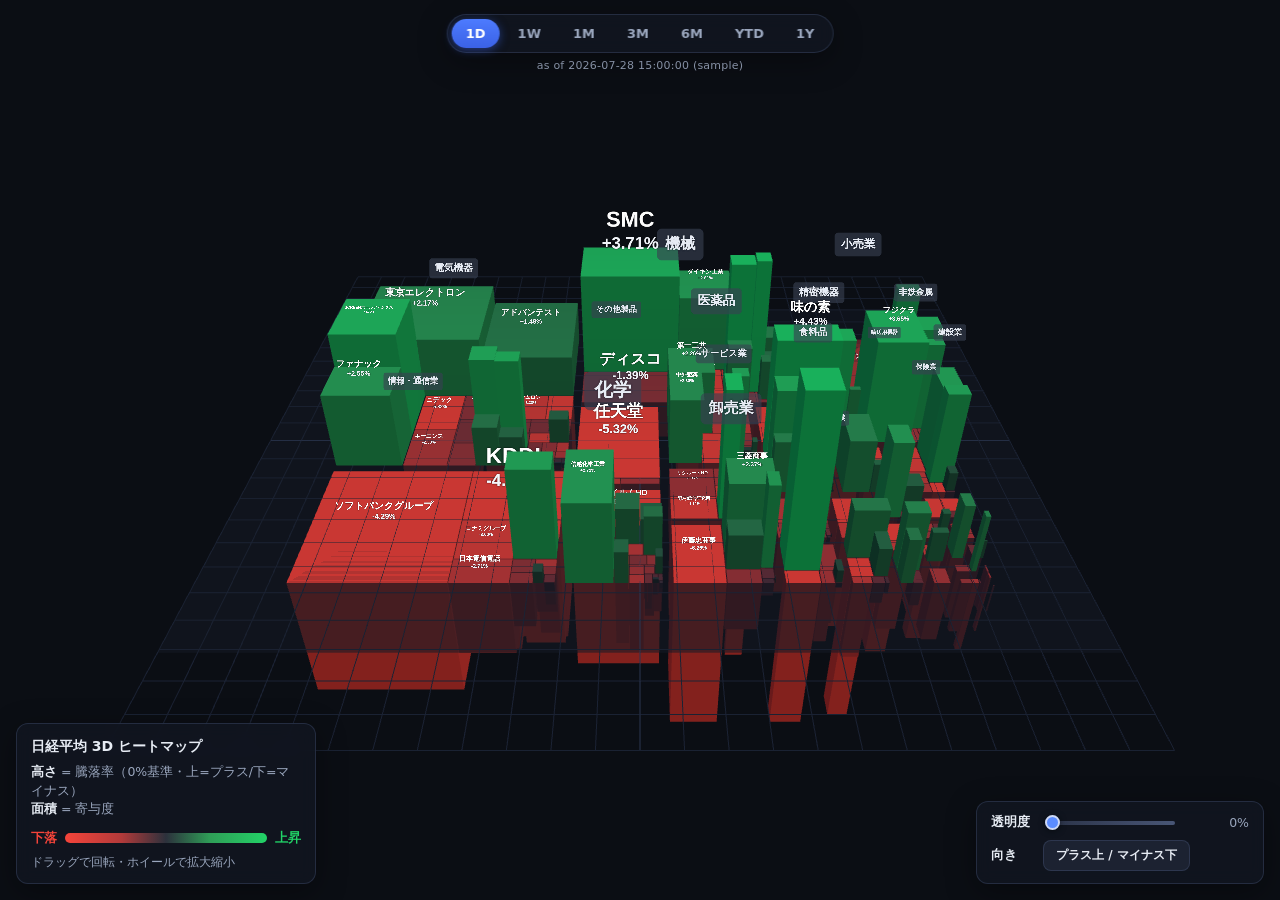
<file: index.html>
<!DOCTYPE html>
<html lang="ja">
<head>
  <meta charset="utf-8" />
  <meta name="viewport" content="width=device-width, initial-scale=1, viewport-fit=cover" />
  <title>日経平均 3D ヒートマップ</title>
  <link rel="icon" href="data:image/svg+xml,%3Csvg xmlns='http://www.w3.org/2000/svg' viewBox='0 0 16 16'%3E%3Crect width='16' height='16' fill='%230b0e14'/%3E%3Crect x='2' y='7' width='3' height='7' fill='%23f5443a'/%3E%3Crect x='6.5' y='3' width='3' height='11' fill='%2322d367'/%3E%3Crect x='11' y='9' width='3' height='5' fill='%23f5443a'/%3E%3C/svg%3E" />
  <link rel="stylesheet" href="./css/style.css" />
</head>
<body>
  <div id="app">
    <div id="stage"></div>

    <div id="legend" class="panel"></div>

    <div id="controls" class="panel">
      <label class="ctl-row" for="opacity">
        <span class="ctl-label">透明度</span>
        <input id="opacity" class="ctl-slider" type="range" min="0" max="100" step="1" value="0"
               aria-label="透明度" />
        <output id="opacity-val" class="ctl-val">0%</output>
      </label>
      <div class="ctl-row">
        <span class="ctl-label">向き</span>
        <button id="invert" class="toggle-btn" type="button" aria-pressed="false">プラス上 / マイナス下</button>
      </div>
    </div>

    <div id="topbar">
      <div id="periods" class="period-bar" role="group" aria-label="対象期間"></div>
      <div id="asof" class="asof"></div>
    </div>
  </div>

  <!-- Resolve bare specifiers to the vendored Three.js build -->
  <script type="importmap">
  {
    "imports": {
      "three": "./lib/three.module.js",
      "OrbitControls": "./lib/OrbitControls.js"
    }
  }
  </script>

  <!-- Data layer (swap this file for real data with the same shape) -->
  <script src="./data/ni225.js"></script>

  <script type="module" src="./js/main.js"></script>
</body>
</html>
</file>
<file: css/style.css>
:root {
  --bg: #0b0e14;
  --panel: rgba(18, 23, 33, 0.82);
  --panel-border: rgba(90, 110, 150, 0.28);
  --text: #e7ecf4;
  --muted: #9aa6bd;
  --up: #22d367;
  --down: #f5443a;
  --accent: #5b8cff;
}

* { box-sizing: border-box; }

html, body {
  margin: 0;
  height: 100%;
  background: var(--bg);
  color: var(--text);
  font-family: "Noto Sans CJK JP", "Noto Sans JP", "Hiragino Sans", "Yu Gothic", Meiryo, system-ui, sans-serif;
  overflow: hidden;
}

#app { position: fixed; inset: 0; }

#stage { position: absolute; inset: 0; }
#stage canvas { display: block; touch-action: none; }

/* ---- panels ---- */
.panel {
  position: absolute;
  background: var(--panel);
  border: 1px solid var(--panel-border);
  border-radius: 12px;
  backdrop-filter: blur(8px);
  -webkit-backdrop-filter: blur(8px);
  padding: 12px 14px;
  box-shadow: 0 8px 30px rgba(0, 0, 0, 0.35);
}

#legend {
  left: 16px;
  bottom: 16px;
  max-width: 300px;
  font-size: 12.5px;
  line-height: 1.5;
}
.lg-title { font-weight: 700; font-size: 14px; margin-bottom: 6px; }
.lg-enc { color: var(--muted); }
.lg-enc b { color: var(--text); font-weight: 600; }
.lg-scale {
  display: flex; align-items: center; gap: 8px;
  margin: 10px 0 4px;
}
.lg-grad {
  flex: 1; height: 10px; border-radius: 5px;
  background: linear-gradient(90deg, #f5443a 0%, #b23a3a 28%, #2c313c 50%, #2f9e57 72%, #22d367 100%);
}
.lg-scale .up { color: var(--up); font-weight: 600; }
.lg-scale .down { color: var(--down); font-weight: 600; }
.lg-hint { color: var(--muted); margin-top: 6px; font-size: 11.5px; }

/* ---- controls (transparency) ---- */
#controls {
  right: 16px;
  bottom: 16px;
  font-size: 12.5px;
}
.ctl-row { display: flex; align-items: center; gap: 10px; }
.ctl-row + .ctl-row { margin-top: 9px; }
.ctl-label { color: var(--text); font-weight: 600; min-width: 3.4em; }
.ctl-val { color: var(--muted); min-width: 62px; text-align: right; white-space: nowrap; font-variant-numeric: tabular-nums; }
.ctl-slider {
  -webkit-appearance: none;
  appearance: none;
  width: 130px;
  height: 4px;
  border-radius: 3px;
  background: linear-gradient(90deg, rgba(120,140,190,0.25), rgba(120,140,190,0.55));
  outline: none;
  cursor: pointer;
}
.ctl-slider::-webkit-slider-thumb {
  -webkit-appearance: none;
  appearance: none;
  width: 15px; height: 15px;
  border-radius: 50%;
  background: var(--accent);
  border: 2px solid #cdd8f5;
  box-shadow: 0 1px 6px rgba(0,0,0,0.5);
}
.ctl-slider::-moz-range-thumb {
  width: 14px; height: 14px;
  border-radius: 50%;
  background: var(--accent);
  border: 2px solid #cdd8f5;
}
.toggle-btn {
  appearance: none;
  border: 1px solid var(--panel-border);
  background: rgba(120, 140, 190, 0.12);
  color: var(--text);
  font: inherit;
  font-size: 12px;
  font-weight: 600;
  padding: 6px 12px;
  border-radius: 8px;
  cursor: pointer;
  transition: background .15s, border-color .15s;
  white-space: nowrap;
}
.toggle-btn:hover { background: rgba(120, 140, 190, 0.22); }
.toggle-btn.active {
  color: #fff;
  background: linear-gradient(180deg, #4d7bff, #3b62e6);
  border-color: transparent;
  box-shadow: 0 2px 10px rgba(59, 98, 230, 0.45);
}

/* ---- top bar / period selector ---- */
#topbar {
  position: absolute;
  top: 14px; left: 50%;
  transform: translateX(-50%);
  display: flex; flex-direction: column; align-items: center; gap: 6px;
}
.period-bar {
  display: flex; gap: 4px;
  background: var(--panel);
  border: 1px solid var(--panel-border);
  border-radius: 999px;
  padding: 4px;
  backdrop-filter: blur(8px);
  -webkit-backdrop-filter: blur(8px);
  box-shadow: 0 8px 30px rgba(0, 0, 0, 0.35);
}
.period-btn {
  appearance: none;
  border: 0;
  background: transparent;
  color: var(--muted);
  font: inherit;
  font-size: 13px;
  font-weight: 600;
  padding: 7px 14px;
  border-radius: 999px;
  cursor: pointer;
  transition: background .15s, color .15s;
}
.period-btn:hover { color: var(--text); background: rgba(120, 140, 190, 0.14); }
.period-btn.active {
  color: #fff;
  background: linear-gradient(180deg, #4d7bff, #3b62e6);
  box-shadow: 0 2px 10px rgba(59, 98, 230, 0.5);
}
.asof { color: var(--muted); font-size: 11px; letter-spacing: .02em; }

/* ---- tooltip ---- */
.tooltip {
  position: fixed;
  z-index: 20;
  pointer-events: none;
  min-width: 168px;
  background: rgba(14, 18, 27, 0.94);
  border: 1px solid var(--panel-border);
  border-radius: 10px;
  padding: 10px 12px;
  font-size: 12.5px;
  box-shadow: 0 10px 34px rgba(0, 0, 0, 0.5);
}
.tt-head { display: flex; align-items: center; gap: 7px; margin-bottom: 3px; }
.tt-swatch { width: 11px; height: 11px; border-radius: 3px; flex: none; }
.tt-name { font-weight: 700; font-size: 13.5px; }
.tt-code { color: var(--muted); font-size: 11px; margin-left: auto; }
.tt-sector { color: var(--muted); font-size: 11.5px; margin-bottom: 6px; }
.tt-row { display: flex; justify-content: space-between; gap: 18px; line-height: 1.7; }
.tt-row span { color: var(--muted); }
.up { color: var(--up); }
.down { color: var(--down); }

@media (max-width: 560px) {
  #legend { max-width: 220px; font-size: 11.5px; padding: 10px 12px; }
  .period-btn { padding: 6px 10px; font-size: 12px; }
}
</file>
